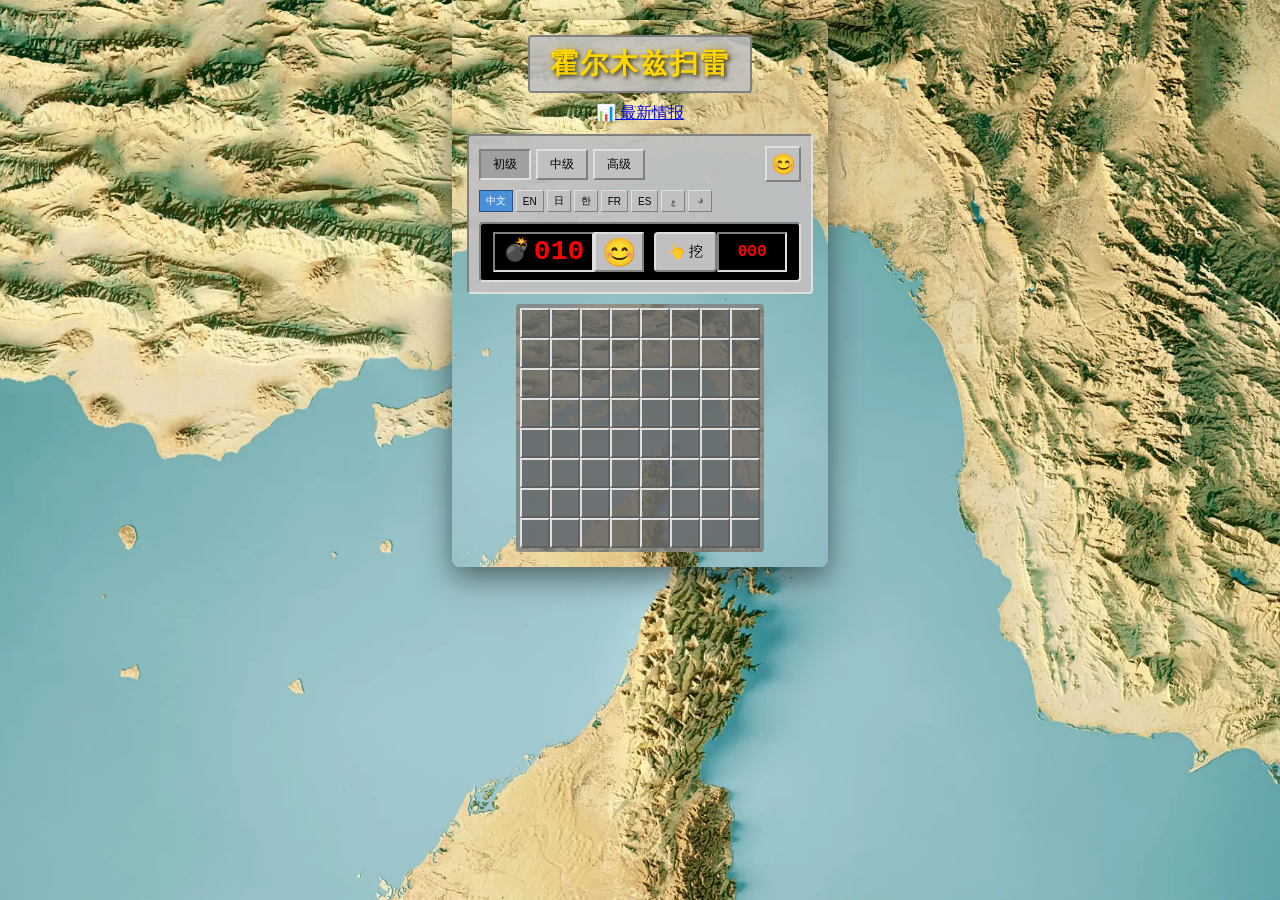
<file: index.html>
<!DOCTYPE html>
<html lang="zh-CN">
<head>
    <meta charset="UTF-8">
    <meta name="viewport" content="width=device-width, initial-scale=1.0, maximum-scale=1.0, user-scalable=no">
    <title>霍尔木兹海峡扫雷 - 美以伊战争地缘政治小游戏 | hormuzmien.com</title>
    <meta name="description" content="体验hormuzmien.com的霍尔木兹海峡扫雷游戏，在紧张的美以伊冲突局势中，通过经典扫雷玩法模拟霍尔木兹海峡封锁与石油安全博弈。针对当前地缘政治热点设计的战略小游戏。">
    <meta name="keywords" content="霍尔木兹海峡扫雷, 美以伊战争游戏, 伊朗局势小游戏, 地缘政治游戏, 霍尔木兹封锁, 哈尔克岛扫雷, 石油安全, 扫雷游戏">
    <meta name="author" content="HormuzMien">
    <meta name="robots" content="index, follow">
    <meta name="language" content="Chinese">
    <meta name="revisit-after" content="7 days">
    <meta name="theme-color" content="#c0c0c0">
    <link rel="canonical" href="https://hormuzmien.com/">
    <link rel="icon" type="image/svg+xml" href="data:image/svg+xml,<svg xmlns='http://www.w3.org/2000/svg' viewBox='0 0 100 100'><text y='.9em' font-size='90'>💣</text></svg>">
    
    <meta property="og:title" content="霍尔木兹海峡扫雷 - 美以伊战争地缘政治小游戏">
    <meta property="og:description" content="在紧张的美以伊冲突局势中，通过经典扫雷玩法模拟霍尔木兹海峡封锁与石油安全博弈。">
    <meta property="og:type" content="website">
    <meta property="og:url" content="https://hormuzmien.com/">
    <meta property="og:image" content="https://hormuzmien.com/hormuz_mine_map.jpg">
    <meta property="og:locale" content="zh_CN">
    <meta property="og:site_name" content="HormuzMien">
    
    <meta name="twitter:card" content="summary_large_image">
    <meta name="twitter:title" content="霍尔木兹海峡扫雷">
    <meta name="twitter:description" content="经典扫雷玩法结合美以伊地缘政治冲突的战略小游戏">
    <meta name="twitter:image" content="https://hormuzmien.com/hormuz_mine_map.jpg">
    
    <script type="application/ld+json">
    {
        "@context": "https://schema.org",
        "@type": "Game",
        "name": "HormuzMien - 霍尔木兹海峡扫雷",
        "alternateName": ["Hormuz Minesweeper", "HormuzMine"],
        "description": "一款基于经典扫雷玩法，模拟2026年美以伊在霍尔木兹海峡冲突的战略小游戏。玩家通过扫雷规则体验伊朗导弹威胁与美军航母战斗群的地缘政治博弈。",
        "url": "https://hormuzmien.com/",
        "image": "https://hormuzmien.com/hormuz_mine_map.jpg",
        "genre": ["战略游戏", "教育游戏", "地缘政治模拟"],
        "gamePlatform": "Web Browser",
        "applicationCategory": "Game",
        "operatingSystem": "Any",
        "inLanguage": ["zh-CN", "en-US", "ja", "ko", "fr", "es", "ar", "fa"],
        "author": {
            "@type": "Organization",
            "name": "HormuzMien",
            "url": "https://hormuzmien.com/"
        },
        "dateModified": "2026-03-19",
        "offers": {
            "@type": "Offer",
            "price": "0",
            "priceCurrency": "USD",
            "availability": "https://schema.org/InStock"
        },
        "screenshot": "https://hormuzmien.com/hormuz_mine_map.jpg",
        "trailer": {
            "@type": "VideoObject",
            "name": "游戏失败动画",
            "description": "显示玩家踩雷后的失败动画场景",
            "contentUrl": "https://hormuzmien.com/fail.mp4"
        }
    }
    </script>
    
    <script type="application/ld+json">
    {
        "@context": "https://schema.org",
        "@type": "FAQPage",
        "mainEntity": [{
            "@type": "Question",
            "name": "霍尔木兹海峡扫雷是什么游戏？",
            "acceptedAnswer": {
                "@type": "Answer",
                "text": "霍尔木兹海峡扫雷（HormuzMien）是一款将经典扫雷玩法与地缘政治模拟相结合的网页游戏。游戏将传统的'地雷'替换为'伊朗导弹'或'美军航母'，玩家需要通过扫雷逻辑来模拟霍尔木兹海峡的航道清理与石油运输安全。"
            }
        }, {
            "@type": "Question",
            "name": "游戏中的'扫雷'如何对应现实地缘政治？",
            "acceptedAnswer": {
                "@type": "Answer",
                "text": "在游戏中，每个格子代表霍尔木兹海峡的一段水域。标记为地雷的格子代表伊朗导弹阵地或水雷，玩家需要安全导航油轮通过。数字提示代表周边威胁等级。成功通关意味着成功维护石油运输通道安全。"
            }
        }, {
            "@type": "Question",
            "name": "霍尔木兹海峡的战略意义是什么？",
            "acceptedAnswer": {
                "@type": "Answer",
                "text": "霍尔木兹海峡是全球最重要的石油运输通道，约占全球石油海运量的20-30%。伊朗的哈尔克岛承担该国90%的石油出口。任何封锁或军事冲突都将严重影响全球能源市场。"
            }
        }, {
            "@type": "Question",
            "name": "游戏支持哪些语言？",
            "acceptedAnswer": {
                "@type": "Answer",
                "text": "游戏支持8种语言：中文、英文、日语、韩语、法语、西班牙语、阿拉伯语和波斯语，覆盖了中东地区主要语言以及主要游戏市场语言。"
            }
        }]
    }
    </script>
    <style>
* {
    margin: 0;
    padding: 0;
    box-sizing: border-box;
    -webkit-tap-highlight-color: transparent;
    touch-action: manipulation;
}

body {
    min-height: 100vh;
    display: flex;
    justify-content: center;
    align-items: flex-start;
    background-image: url('./hormuz_mine_map.jpg');
    background-size: cover;
    background-position: center;
    background-attachment: fixed;
    font-family: 'Segoe UI', Tahoma, Geneva, Verdana, sans-serif;
    padding: 20px;
    overflow-x: auto;
}

.game-wrapper {
    display: flex;
    flex-direction: column;
    align-items: center;
    width: min-content;
}

.game-title {
    font-size: 28px;
    font-weight: bold;
    color: #FFD700;
    text-align: center;
    text-shadow: 2px 2px 4px rgba(0, 0, 0, 0.8), 0 0 10px rgba(255, 215, 0, 0.5);
    letter-spacing: 2px;
    margin-bottom: 10px;
    padding: 8px 20px;
    background: rgba(192, 192, 192, 0.9);
    border-radius: 4px;
    border: 2px solid #808080;
    word-wrap: break-word;
}

.game-container {
    background-image: url('./hormuz_mine_map.jpg');
    background-size: cover;
    background-position: center;
    padding: 15px;
    border-radius: 8px;
    box-shadow: 0 10px 30px rgba(0, 0, 0, 0.5);
    overflow: visible;
    min-width: min-content;
    background-color: rgba(192, 192, 192, 0.95);
    display: flex;
    flex-direction: column;
    align-items: center;
}

.nav-bar {
    display: flex;
    gap: 10px;
    margin-bottom: 10px;
    flex-wrap: wrap;
    justify-content: center;
}



.game-header {
    background: rgba(192, 192, 192, 0.95);
    padding: 10px;
    margin-bottom: 10px;
    border-radius: 4px;
    border: 2px solid #808080;
    border-bottom-color: #dfdfdf;
    border-right-color: #dfdfdf;
}

.header-panel {
    display: flex;
    flex-direction: column;
    gap: 8px;
    margin-bottom: 10px;
}

.top-row {
    display: flex;
    justify-content: space-between;
    align-items: center;
}

.difficulty-selector {
    display: flex;
    gap: 5px;
}

.diff-btn {
    padding: 5px 12px;
    background: #c0c0c0;
    border: 2px solid;
    border-color: #dfdfdf #808080 #808080 #dfdfdf;
    cursor: pointer;
    font-size: 12px;
    transition: all 0.1s;
}

.diff-btn:hover {
    background: #d0d0d0;
}

.diff-btn.active {
    background: #a0a0a0;
    border-color: #808080 #dfdfdf #dfdfdf #808080;
}

.lang-selector {
    display: flex;
    gap: 3px;
    flex-wrap: wrap;
}

.lang-btn {
    padding: 3px 6px;
    background: #c0c0c0;
    border: 1px solid;
    border-color: #dfdfdf #808080 #808080 #dfdfdf;
    cursor: pointer;
    font-size: 10px;
    min-width: 24px;
    transition: all 0.1s;
}

.lang-btn:hover {
    background: #d0d0d0;
}

.lang-btn.active {
    background: #4a90d9;
    color: white;
    border-color: #2a5080;
}

.face-btn {
    width: 36px;
    height: 36px;
    display: flex;
    justify-content: center;
    align-items: center;
    font-size: 20px;
    cursor: pointer;
    background: #c0c0c0;
    border: 2px solid;
    border-color: #dfdfdf #808080 #808080 #dfdfdf;
    transition: all 0.1s;
}

.face-btn:active {
    border-color: #808080 #dfdfdf #dfdfdf #808080;
}

.big-face {
    width: 50px;
    height: 40px;
    font-size: 28px;
}

.game-info {
    display: flex;
    justify-content: space-between;
    align-items: center;
    background: #000;
    padding: 8px 12px;
    border-radius: 4px;
    border: 2px solid #808080;
    border-bottom-color: #dfdfdf;
    border-right-color: #dfdfdf;
}

.mode-toggle {
    padding: 0 12px;
    background: #c0c0c0;
    border: 2px solid;
    border-color: #dfdfdf #808080 #808080 #dfdfdf;
    cursor: pointer;
    font-size: 14px;
    border-radius: 4px;
    margin-left: 10px;
    height: 40px;
    display: flex;
    align-items: center;
    justify-content: center;
    box-sizing: border-box;
    white-space: nowrap;
}

.mode-toggle:active {
    border-color: #808080 #dfdfdf #dfdfdf #808080;
}

@media (max-width: 500px) {
    .game-title {
        font-size: 20px;
        padding: 6px 15px;
    }
    
    .nav-bar {
        margin-bottom: 8px;
    }
    
    .nav-link {
        padding: 6px 12px;
        font-size: 12px;
    }
    
    .cell {
        width: 28px;
        height: 28px;
        font-size: 14px;
    }
    
    .cell.revealed.number {
        width: 24px;
        height: 24px;
        margin: 2px;
    }
    
    .cell.revealed.mine::after {
        font-size: 14px;
    }
    
    .cell.flagged::after {
        font-size: 12px;
    }

    .game-board {
        grid-template-columns: repeat(var(--cols, 8), 28px);
        grid-template-rows: repeat(var(--rows, 8), 28px);
    }
    
    .counter {
        font-size: 20px;
        padding: 0 5px;
        min-width: 55px;
        height: 32px;
        gap: 2px;
    }
    
    .counter-icon {
        font-size: 16px;
    }
    
    .counter-value {
        font-size: 20px;
    }
    
    .face-btn {
        width: 30px;
        height: 32px;
        font-size: 16px;
    }
    
    .big-face {
        width: 36px;
        height: 32px;
        font-size: 20px;
    }
    
    .mode-toggle {
        padding: 0 8px;
        font-size: 12px;
        height: 32px;
        margin-left: 6px;
    }
}

.counter {
    font-family: 'Courier New', monospace;
    font-weight: bold;
    color: #ff0000;
    background: #000;
    padding: 0 8px;
    min-width: 70px;
    text-align: center;
    height: 40px;
    display: flex;
    align-items: center;
    justify-content: center;
    border: 2px solid #808080;
    border-bottom-color: #dfdfdf;
    border-right-color: #dfdfdf;
    box-sizing: border-box;
    gap: 4px;
}

.counter-icon {
    font-size: 22px;
    line-height: 1;
}

.counter-value {
    font-size: 28px;
    line-height: 1;
}

.game-board {
    display: grid;
    background-image: url('./hormuz_mine_map.jpg');
    background-size: cover;
    background-position: center;
    border: 4px solid rgba(128, 128, 128, 0.8);
    border-radius: 4px;
    position: relative;
    overflow: auto;
    max-width: 100%;
    -webkit-overflow-scrolling: touch;
}

.cell {
    width: 30px;
    height: 30px;
    display: flex;
    justify-content: center;
    align-items: center;
    font-weight: bold;
    font-size: 18px;
    cursor: pointer;
    position: relative;
    background: rgba(100, 100, 100, 0.85);
    border: 2px solid;
    border-color: #dfdfdf #606060 #606060 #dfdfdf;
    transition: all 0.05s;
}

.cell:hover {
    background: rgba(120, 120, 120, 0.9);
}

.cell:active:not(.revealed):not(.flagged) {
    border-color: #808080 #dfdfdf #dfdfdf #808080;
}

.cell.revealed {
    background: transparent;
    border: 1px solid rgba(0, 0, 0, 0.2);
    cursor: default;
}

.cell.revealed.mine {
    background: rgba(255, 0, 0, 0.8) !important;
}

.cell.revealed.mine::after {
    content: '💣';
    font-size: 18px;
}

.cell.revealed.number {
    background: rgba(255, 255, 255, 0.85);
    border-radius: 50%;
    width: 26px;
    height: 26px;
    margin: 2px;
    border: 1px solid rgba(0, 0, 0, 0.3);
    box-shadow: 0 2px 4px rgba(0, 0, 0, 0.3);
}

.cell.flagged::after {
    content: '🚩';
    font-size: 16px;
}

.cell[data-num="1"] { color: #0000ff; }
.cell[data-num="2"] { color: #008000; }
.cell[data-num="3"] { color: #ff0000; }
.cell[data-num="4"] { color: #000080; }
.cell[data-num="5"] { color: #8b4513; }
.cell[data-num="6"] { color: #008080; }
.cell[data-num="7"] { color: #000000; }
.cell[data-num="8"] { color: #808080; }

.modal {
    display: none;
    position: fixed;
    top: 0;
    left: 0;
    width: 100%;
    height: 100%;
    background: rgba(0, 0, 0, 0.8);
    justify-content: center;
    align-items: center;
    z-index: 1000;
}

.modal.show {
    display: flex;
}

.modal-content {
    background: linear-gradient(145deg, #c0c0c0, #a0a0a0);
    padding: 30px;
    border-radius: 15px;
    text-align: center;
    box-shadow: 0 0 50px rgba(0, 0, 0, 0.8);
    max-width: 90%;
    max-height: 90%;
}

.animation-container {
    width: 90vw;
    max-width: 600px;
    height: auto;
    aspect-ratio: 16 / 9;
    margin: 20px auto;
    display: flex;
    justify-content: center;
    align-items: center;
    overflow: hidden;
    border-radius: 10px;
    background: #000;
}

.fail-video {
    position: relative;
    width: 100%;
    height: 100%;
    display: flex;
    justify-content: center;
    align-items: center;
    background: #000;
}

.fail-video video {
    width: 100%;
    height: 100%;
    object-fit: contain;
}

.fail-video .subtitle {
    position: absolute;
    bottom: 10%;
    width: 100%;
    text-align: center;
    font-size: clamp(18px, 4vw, 32px);
    font-weight: bold;
    color: #ffff00;
    text-shadow: 3px 3px 6px #000, -1px -1px 0 #000, 1px -1px 0 #000, -1px 1px 0 #000, 1px 1px 0 #000;
    animation: subtitleAppear 0.5s ease-out;
}

.close-btn {
    padding: 12px 40px;
    font-size: 18px;
    background: #c0c0c0;
    border: 3px solid;
    border-color: #dfdfdf #808080 #808080 #dfdfdf;
    cursor: pointer;
    border-radius: 8px;
    margin-top: 20px;
}

.close-btn:hover {
    background: #d0d0d0;
}

.close-btn:active {
    border-color: #808080 #dfdfdf #dfdfdf #808080;
}

.fail-animation {
    position: relative;
    width: 200px;
    height: 200px;
}

.fail-animation .explosion {
    position: absolute;
    width: 100%;
    height: 100%;
    background: radial-gradient(circle, #ff6600 0%, #ff0000 30%, #000 70%);
    border-radius: 50%;
    animation: explode 0.5s ease-out forwards;
}

.fail-animation .trump {
    position: absolute;
    width: 80px;
    height: 100px;
    top: 50%;
    left: 50%;
    transform: translate(-50%, -50%);
    background: #ffb6c1;
    border-radius: 10px;
    animation: shake 0.5s ease-in-out forwards;
}

.fail-animation .trump::before {
    content: '👨';
    font-size: 60px;
    position: absolute;
    top: 50%;
    left: 50%;
    transform: translate(-50%, -50%);
}

.fail-animation .trump::after {
    content: '';
    position: absolute;
    width: 120px;
    height: 120px;
    top: -10px;
    left: -20px;
    background: radial-gradient(ellipse, rgba(255,255,255,0.8) 0%, transparent 70%);
    animation: flash 0.3s ease-out forwards;
}

.fail-animation .fail-text {
    position: absolute;
    bottom: 20px;
    width: 100%;
    text-align: center;
    font-size: 24px;
    font-weight: bold;
    color: #ff0000;
    text-shadow: 2px 2px 4px #000;
    animation: textPulse 1s ease-in-out infinite;
}

@media (max-width: 600px) {
    .animation-container {
        width: 95vw;
        aspect-ratio: 16 / 9;
    }
}

@keyframes explode {
    0% { transform: scale(0); opacity: 1; }
    50% { transform: scale(1.5); opacity: 1; }
    100% { transform: scale(2); opacity: 0; }
}

@keyframes shake {
    0%, 100% { transform: translate(-50%, -50%) rotate(0); }
    25% { transform: translate(-50%, -50%) rotate(-10deg); }
    75% { transform: translate(-50%, -50%) rotate(10deg); }
}

@keyframes flash {
    0% { opacity: 1; transform: scale(0.5); }
    100% { opacity: 0; transform: scale(2); }
}

.success-animation {
    position: relative;
    width: 100%;
    height: 100%;
    background: linear-gradient(180deg, #87CEEB 0%, #1E90FF 100%);
    overflow: hidden;
}

.success-animation .ship {
    position: absolute;
    width: 60px;
    height: 40px;
    bottom: 50px;
    left: -60px;
    animation: shipMove 4s linear forwards;
}

.success-animation .ship::before {
    content: '🚢';
    font-size: 40px;
}

.success-animation .waves {
    position: absolute;
    bottom: 0;
    width: 200%;
    height: 60px;
    background: repeating-linear-gradient(
        90deg,
        #1E90FF 0px,
        #1E90FF 20px,
        #4169E1 20px,
        #4169E1 40px
    );
    animation: waveMove 2s linear infinite;
}

.success-animation .text {
    position: absolute;
    top: 30%;
    width: 100%;
    text-align: center;
    font-size: 32px;
    font-weight: bold;
    color: #FFD700;
    text-shadow: 2px 2px 4px #000;
    animation: textPulse 1s ease-in-out infinite;
}

@keyframes shipMove {
    0% { left: -60px; }
    100% { left: 100%; }
}

@keyframes waveMove {
    0% { transform: translateX(0); }
    100% { transform: translateX(-50%); }
}

@keyframes textPulse {
    0%, 100% { transform: scale(1); }
    50% { transform: scale(1.1); }
}

@keyframes textGlow {
    0%, 100% { text-shadow: 2px 2px 4px #000; }
    50% { text-shadow: 0 0 20px #FFD700, 0 0 40px #FFD700; }
}

.text-glow {
    animation: textPulse 1s ease-in-out infinite, textGlow 0.5s ease-in-out infinite;
}
    </style>
</head>
<body>
    <main class="game-wrapper">
        <div class="game-container">
            <h1 class="game-title" data-i18="title">霍尔木兹扫雷</h1>
            <p class="game-description" style="display:none;">霍尔木兹海峡扫雷是一款将经典扫雷玩法与地缘政治模拟相结合的网页游戏。玩家在模拟霍尔木兹海峡的水域中导航，通过扫雷逻辑体验伊朗导弹威胁与石油运输安全的战略博弈。游戏支持8种语言，适合对地缘政治和国际局势感兴趣的用户。</p>
            <nav class="nav-bar">
                <a href="news.html" class="nav-link" data-i18="newsLink">📊 最新情报</a>

            </nav>
            <header class="game-header">
                <div class="header-panel">
                    <div class="top-row">
                        <div class="difficulty-selector">
                            <button class="diff-btn active" data-level="beginner" data-i18="beginner">初级</button>
                            <button class="diff-btn" data-level="intermediate" data-i18="intermediate">中级</button>
                            <button class="diff-btn" data-level="expert" data-i18="expert">高级</button>
                        </div>
                        <div class="face-btn" id="faceBtn">😊</div>
                    </div>
                    <div class="lang-selector">
                        <button class="lang-btn" data-lang="zh">中文</button>
                        <button class="lang-btn" data-lang="en">EN</button>
                        <button class="lang-btn" data-lang="ja">日</button>
                        <button class="lang-btn" data-lang="ko">한</button>
                        <button class="lang-btn" data-lang="fr">FR</button>
                        <button class="lang-btn" data-lang="es">ES</button>
                        <button class="lang-btn" data-lang="ar">ع</button>
                        <button class="lang-btn" data-lang="fa">ف</button>
                    </div>
                </div>
                <div class="game-info">
                    <div class="counter mine-counter" id="mineCounter"><span class="counter-icon">💣</span><span class="counter-value">010</span></div>
                    <div class="face-btn big-face" id="faceBtnTop">😊</div>
                    <button class="mode-toggle" id="modeToggle" data-i18="modeDig">👆 挖</button>
                    <div class="counter" id="timer">000</div>
                </div>
            </header>
            
            <div class="game-board" id="gameBoard">
            </div>
        </div>
    </main>

    <div class="modal" id="gameModal">
        <div class="modal-content" role="dialog" aria-labelledby="modalTitle">
            <h2 id="modalTitle" style="display:none;" data-i18="gameOver">游戏结束</h2>
            <div class="animation-container" id="animationContainer" aria-label="游戏结果动画">
            </div>
            <button class="close-btn" id="closeModal" data-i18="close" aria-label="关闭弹窗">关闭</button>
        </div>
    </div>
    <img src="./hormuz_mine_map.jpg" alt="霍尔木兹海峡战略地图" style="display:none;" loading="lazy">
    <script>
const translations = {
    zh: {
        title: '霍尔木兹扫雷',
        beginner: '初级',
        intermediate: '中级',
        expert: '高级',
        minesLeft: '剩余雷数',
        time: '时间',
        close: '关闭',
        failTitle: '💥 川普被炸',
        failSubtitle: '任务失败，川普被炸',
        successTitle: '🚢 任务胜利 油轮前进',
        gameOver: '游戏结束',
        gameWin: '胜利！',
        language: '语言',
        modeDig: '👆 挖',
        modeFlag: '🚩 旗',
        newsLink: '📊 最新情报',

    },
    en: {
        title: 'Hormuz Minesweeper',
        beginner: 'Beginner',
        intermediate: 'Intermediate',
        expert: 'Expert',
        minesLeft: 'Mines',
        time: 'Time',
        close: 'Close',
        failTitle: '💥 Trump Bombed',
        failSubtitle: 'Mission Failed, Trump Bombed',
        successTitle: '🚢 Mission Complete! Tanker Forward!',
        gameOver: 'Game Over',
        gameWin: 'You Win!',
        language: 'Language',
        modeDig: '👆 Dig',
        modeFlag: '🚩 Flag',
        newsLink: '📊 Latest Intel',

    },
    ja: {
        title: 'ホルムズマインスイーパー',
        beginner: '初級',
        intermediate: '中級',
        expert: '上級',
        minesLeft: '地雷',
        time: '時間',
        close: '閉じる',
        failTitle: '💥 トループ炸死',
        failSubtitle: '任務失敗、トループ炸死',
        successTitle: '🚢 任務完了！タンカー前進！',
        gameOver: 'ゲームオーバー',
        gameWin: '勝利！',
        language: '言語',
        modeDig: '👆 掘',
        modeFlag: '🚩 旗',
        newsLink: '📊 最新インテリジェンス',

    },
    ko: {
        title: '호르무즈 지뢰 찾기',
        beginner: '초급',
        intermediate: '중급',
        expert: '고급',
        minesLeft: '지뢰',
        time: '시간',
        close: '닫기',
        failTitle: '💥 트럼프 폭격',
        failSubtitle: '임무 실패, 트럼프 폭격',
        successTitle: '🚢 임무 완료! 유조선 전진!',
        gameOver: '게임 오버',
        gameWin: '승리!',
        language: '언어',
        modeDig: '👆 파',
        modeFlag: '🚩 깃발',
        newsLink: '📊 최신 정보',

    },
    fr: {
        title: 'Démineur de Hormuz',
        beginner: 'Débutant',
        intermediate: 'Intermédiaire',
        expert: 'Expert',
        minesLeft: 'Mines',
        time: 'Temps',
        close: 'Fermer',
        failTitle: '💥 Trump Bombardé',
        failSubtitle: 'Mission Ratée, Trump Bombardé',
        successTitle: '🚢 Mission Accomplie! Pétrolier en Avant!',
        gameOver: 'Perdu',
        gameWin: 'Gagné!',
        language: 'Langue',
        modeDig: '👆 Creuser',
        modeFlag: '🚩 Drapeau',
        newsLink: '📊 Dernières Infos',

    },
    es: {
        title: 'Buscaminas de Hormuz',
        beginner: 'Principiante',
        intermediate: 'Intermedio',
        expert: 'Experto',
        minesLeft: 'Minas',
        time: 'Tiempo',
        close: 'Cerrar',
        failTitle: '💥 Trump Bombardead',
        failSubtitle: 'Misión Fallida, Trump Bombardead',
        successTitle: '🚢 ¡Misión Completada! Petrolero Adelante!',
        gameOver: 'Fin del Juego',
        gameWin: '¡Ganaste!',
        language: 'Idioma',
        modeDig: '👆 Cavar',
        modeFlag: '🚩 Bandera',
        newsLink: '📊 Últimas Noticias',

    },
    ar: {
        title: 'لعبة الغوم في هرمز',
        beginner: 'مبتدئ',
        intermediate: 'متوسط',
        expert: 'خبير',
        minesLeft: 'الألغام',
        time: 'الوقت',
        close: 'إغلاق',
        failTitle: '💥 ترمب ينفجر',
        failSubtitle: 'فشلت المهمة، ترمب ينفجر',
        successTitle: '🚢 اكتملت المهمة! ناقلة إلى الأمام!',
        gameOver: 'انتهت اللعبة',
        gameWin: 'فزت!',
        language: 'اللغة',
        modeDig: '👆 حفر',
        modeFlag: '🚩 علم',
        newsLink: '📊 آخر المعلومات',

    },
    fa: {
        title: 'مین‌گذاری هرمز',
        beginner: 'مبتدی',
        intermediate: 'متوسط',
        expert: 'حرفه‌ای',
        minesLeft: 'مین‌ها',
        time: 'زمان',
        close: 'بستن',
        failTitle: '💥 ترامپ بمب‌گذاری شد',
        failSubtitle: 'ماموریت شکست خورد، ترامپ بمب‌گذاری شد',
        successTitle: '🚢 ماموریت انجام شد! نفتکش جلو!',
        gameOver: 'بازی تمام شد',
        gameWin: 'برنده شدید!',
        language: 'زبان',
        modeDig: '👆 کاوش',
        modeFlag: '🚩 پرچم',
        newsLink: '📊 آخرین اطلاعات',

    }
};

let currentLang = localStorage.getItem('lang') || 'zh';
let currentTouchMode = localStorage.getItem('touchMode') || 'dig';

function t(key) {
    return translations[currentLang]?.[key] || translations.zh[key] || key;
}

function setLanguage(lang) {
    if (translations[lang]) {
        currentLang = lang;
        localStorage.setItem('lang', lang);
        updateLanguageDisplay();
        updateUIText();
        updateModeToggleText();
    }
}

function updateModeToggleText() {
    const modeToggle = document.getElementById('modeToggle');
    if (modeToggle) {
        modeToggle.textContent = currentTouchMode === 'dig' ? t('modeDig') : t('modeFlag');
    }
}

function updateLanguageDisplay() {
    document.querySelectorAll('.lang-btn').forEach(btn => {
        btn.classList.toggle('active', btn.dataset.lang === currentLang);
    });
}

function updateUIText() {
    document.querySelectorAll('[data-i18]').forEach(el => {
        const key = el.dataset.i18;
        el.textContent = t(key);
    });
}

function initI18n() {
    updateUIText();
}

(function() {
    'use strict';

    const DIFFICULTIES = {
        beginner: { rows: 8, cols: 8, mines: 10 },
        intermediate: { rows: 16, cols: 16, mines: 40 },
        expert: { rows: 16, cols: 30, mines: 99 }
    };

    const game = {
        board: [],
        revealed: [],
        flagged: [],
        mines: [],
        rows: 8,
        cols: 8,
        minesCount: 10,
        flagsUsed: 0,
        gameOver: false,
        gameWon: false,
        timer: 0,
        timerInterval: null,
        firstClick: true,
        difficulty: 'beginner',
        touchMode: 'dig',
        touchTimer: null,
        touchStartCell: null,
        longPressDelay: 500,
        isDragging: false,
        dragStartX: 0,
        dragStartY: 0,
        scrollStartX: 0,
        scrollStartY: 0
    };

    const elements = {
        board: document.getElementById('gameBoard'),
        mineCounter: document.getElementById('mineCounter'),
        timer: document.getElementById('timer'),
        faceBtn: document.getElementById('faceBtn'),
        faceBtnTop: document.getElementById('faceBtnTop'),
        modeToggle: document.getElementById('modeToggle'),
        modal: document.getElementById('gameModal'),
        animationContainer: document.getElementById('animationContainer'),
        closeModal: document.getElementById('closeModal'),
        gameHeader: document.querySelector('.game-header')
    };

    function init() {
        initI18n();
        updateLanguageDisplay();
        setupEventListeners();
        game.touchMode = localStorage.getItem('touchMode') || 'dig';
        currentTouchMode = game.touchMode;
        updateModeToggleText();
        startGame('beginner');
    }

    function setupEventListeners() {
        elements.faceBtn.addEventListener('click', resetGame);
        elements.faceBtnTop.addEventListener('click', resetGame);
        elements.closeModal.addEventListener('click', closeModal);
        elements.modeToggle.addEventListener('click', toggleTouchMode);

        elements.gameHeader.addEventListener('click', (e) => {
            if (e.target.classList.contains('diff-btn')) {
                const level = e.target.dataset.level;
                document.querySelectorAll('.diff-btn').forEach(b => b.classList.remove('active'));
                e.target.classList.add('active');
                startGame(level);
            }
            if (e.target.classList.contains('lang-btn')) {
                setLanguage(e.target.dataset.lang);
            }
        });

        elements.board.addEventListener('mousedown', handleMouseDown);
        elements.board.addEventListener('mouseup', handleMouseUp);
        elements.board.addEventListener('contextmenu', e => e.preventDefault());

        elements.board.addEventListener('touchstart', handleTouchStart, { passive: false });
        elements.board.addEventListener('touchmove', handleTouchMove, { passive: false });
        elements.board.addEventListener('touchend', handleTouchEnd, { passive: false });
        elements.board.addEventListener('touchcancel', handleTouchCancel, { passive: false });
    }

    function toggleTouchMode() {
        game.touchMode = game.touchMode === 'dig' ? 'flag' : 'dig';
        currentTouchMode = game.touchMode;
        localStorage.setItem('touchMode', game.touchMode);
        elements.modeToggle.textContent = game.touchMode === 'dig' ? t('modeDig') : t('modeFlag');
    }

    function handleTouchStart(e) {
        if (game.gameOver) return;
        e.preventDefault();
        
        const touch = e.touches[0];
        game.dragStartX = touch.clientX;
        game.dragStartY = touch.clientY;
        game.scrollStartX = elements.board.scrollLeft;
        game.scrollStartY = elements.board.scrollTop;
        
        const cell = document.elementFromPoint(touch.clientX, touch.clientY);
        
        if (cell && cell.classList.contains('cell')) {
            game.touchStartCell = cell;
            setFace('😮');
            
            game.touchTimer = setTimeout(() => {
                if (game.touchStartCell && !game.gameOver) {
                    const row = parseInt(game.touchStartCell.dataset.row);
                    const col = parseInt(game.touchStartCell.dataset.col);
                    handleRightClick(row, col);
                    setFace('😊');
                    game.touchStartCell = null;
                }
            }, game.longPressDelay);
        }
    }

    function handleTouchMove(e) {
        e.preventDefault();
        
        const touch = e.touches[0];
        const deltaX = touch.clientX - game.dragStartX;
        const deltaY = touch.clientY - game.dragStartY;
        
        if (Math.abs(deltaX) > 5 || Math.abs(deltaY) > 5) {
            if (game.touchTimer && !game.isDragging) {
                clearTimeout(game.touchTimer);
                game.touchTimer = null;
            }
            game.isDragging = true;
            
            const maxScrollLeft = elements.board.scrollWidth - elements.board.clientWidth;
            let newScrollLeft = elements.board.scrollLeft - deltaX;
            newScrollLeft = Math.max(0, Math.min(newScrollLeft, maxScrollLeft));
            elements.board.scrollLeft = newScrollLeft;
            
            const maxScrollTop = elements.board.scrollHeight - elements.board.clientHeight;
            let newScrollTop = elements.board.scrollTop - deltaY;
            newScrollTop = Math.max(0, Math.min(newScrollTop, maxScrollTop));
            elements.board.scrollTop = newScrollTop;
            
            game.dragStartX = touch.clientX;
            game.dragStartY = touch.clientY;
        }
    }

    function handleTouchEnd(e) {
        if (game.gameOver) return;
        
        if (game.touchTimer) {
            clearTimeout(game.touchTimer);
            game.touchTimer = null;
        }
        
        setFace('😊');
        
        if (game.touchStartCell && !game.isDragging) {
            const row = parseInt(game.touchStartCell.dataset.row);
            const col = parseInt(game.touchStartCell.dataset.col);
            
            if (game.touchMode === 'dig') {
                handleClick(row, col);
            } else {
                handleRightClick(row, col);
            }
        }
        
        game.touchStartCell = null;
        game.isDragging = false;
    }

    function handleTouchCancel(e) {
        if (game.touchTimer) {
            clearTimeout(game.touchTimer);
            game.touchTimer = null;
        }
        game.touchStartCell = null;
        setFace('😊');
    }

    function handleMouseDown(e) {
        if (game.gameOver || !e.target.classList.contains('cell')) return;
        setFace('😮');
    }

    function handleMouseUp(e) {
        if (game.gameOver) return;
        setFace('😊');

        if (e.button === 0 && e.target.classList.contains('cell')) {
            const row = parseInt(e.target.dataset.row);
            const col = parseInt(e.target.dataset.col);
            handleClick(row, col);
        } else if (e.button === 2 && e.target.classList.contains('cell')) {
            const row = parseInt(e.target.dataset.row);
            const col = parseInt(e.target.dataset.col);
            handleRightClick(row, col);
        }
    }

    function startGame(difficulty) {
        game.difficulty = difficulty;
        const config = DIFFICULTIES[difficulty];
        game.rows = config.rows;
        game.cols = config.cols;
        game.minesCount = config.mines;

        game.board = [];
        game.revealed = [];
        game.flagged = [];
        game.mines = [];
        game.flagsUsed = 0;
        game.gameOver = false;
        game.gameWon = false;
        game.firstClick = true;
        game.timer = 0;

        stopTimer();
        updateMineCounter();
        updateTimer();
        setFace('😊');

        for (let r = 0; r < game.rows; r++) {
            game.board[r] = [];
            game.revealed[r] = [];
            game.flagged[r] = [];
            for (let c = 0; c < game.cols; c++) {
                game.board[r][c] = 0;
                game.revealed[r][c] = false;
                game.flagged[r][c] = false;
            }
        }

        renderBoard();
    }

    function resetGame() {
        startGame(game.difficulty);
    }

    function placeMines(excludeRow, excludeCol) {
        let placed = 0;
        while (placed < game.minesCount) {
            const r = Math.floor(Math.random() * game.rows);
            const c = Math.floor(Math.random() * game.cols);

            const isExcluded = Math.abs(r - excludeRow) <= 1 && Math.abs(c - excludeCol) <= 1;

            if (!game.mines.includes(`${r},${c}`) && !isExcluded) {
                game.mines.push(`${r},${c}`);
                game.board[r][c] = -1;
                placed++;
            }
        }

        for (let r = 0; r < game.rows; r++) {
            for (let c = 0; c < game.cols; c++) {
                if (game.board[r][c] !== -1) {
                    game.board[r][c] = countAdjacentMines(r, c);
                }
            }
        }
    }

    function countAdjacentMines(row, col) {
        let count = 0;
        for (let dr = -1; dr <= 1; dr++) {
            for (let dc = -1; dc <= 1; dc++) {
                if (dr === 0 && dc === 0) continue;
                const nr = row + dr;
                const nc = col + dc;
                if (nr >= 0 && nr < game.rows && nc >= 0 && nc < game.cols) {
                    if (game.board[nr][nc] === -1) count++;
                }
            }
        }
        return count;
    }

    function renderBoard() {
        elements.board.innerHTML = '';
        elements.board.style.gridTemplateColumns = `repeat(${game.cols}, 30px)`;
        elements.board.style.gridTemplateRows = `repeat(${game.rows}, 30px)`;
        elements.board.style.setProperty('--cols', game.cols);
        elements.board.style.setProperty('--rows', game.rows);

        for (let r = 0; r < game.rows; r++) {
            for (let c = 0; c < game.cols; c++) {
                const cell = document.createElement('div');
                cell.className = 'cell';
                cell.dataset.row = r;
                cell.dataset.col = c;
                elements.board.appendChild(cell);
            }
        }
    }

    function handleClick(row, col) {
        if (game.flagged[row][col] || game.revealed[row][col] || game.gameOver) return;

        if (game.firstClick) {
            placeMines(row, col);
            game.firstClick = false;
            startTimer();
        }

        if (game.board[row][col] === -1) {
            revealMine(row, col);
            gameOver(false);
        } else {
            revealCell(row, col);
            checkWin();
        }
    }

    function handleRightClick(row, col) {
        if (game.revealed[row][col] || game.gameOver) return;

        const cell = getCell(row, col);
        if (game.flagged[row][col]) {
            game.flagged[row][col] = false;
            cell.classList.remove('flagged');
            game.flagsUsed--;
        } else {
            game.flagged[row][col] = true;
            cell.classList.add('flagged');
            game.flagsUsed++;
        }
        updateMineCounter();
    }

    function revealCell(row, col) {
        if (row < 0 || row >= game.rows || col < 0 || col >= game.cols) return;
        if (game.revealed[row][col] || game.flagged[row][col]) return;

        game.revealed[row][col] = true;
        const cell = getCell(row, col);
        cell.classList.add('revealed');

        const value = game.board[row][col];
        if (value > 0) {
            cell.textContent = value;
            cell.dataset.num = value;
            cell.classList.add('number');
        } else if (value === 0) {
            for (let dr = -1; dr <= 1; dr++) {
                for (let dc = -1; dc <= 1; dc++) {
                    if (dr === 0 && dc === 0) continue;
                    revealCell(row + dr, col + dc);
                }
            }
        }
    }

    function revealMine(row, col) {
        for (const pos of game.mines) {
            const [r, c] = pos.split(',').map(Number);
            const cell = getCell(r, c);
            cell.classList.add('revealed', 'mine');
            if (r === row && c === col) {
                cell.style.background = 'radial-gradient(circle, red, darkred)';
            }
        }
    }

    function getCell(row, col) {
        return elements.board.querySelector(`[data-row="${row}"][data-col="${col}"]`);
    }

    function checkWin() {
        let revealedCount = 0;
        for (let r = 0; r < game.rows; r++) {
            for (let c = 0; c < game.cols; c++) {
                if (game.revealed[r][c]) revealedCount++;
            }
        }

        if (revealedCount === game.rows * game.cols - game.minesCount) {
            gameOver(true);
        }
    }

    function gameOver(won) {
        game.gameOver = true;
        game.gameWon = won;
        stopTimer();

        if (won) {
            setFace('😎');
            showModal('success');
        } else {
            setFace('😵');
            showModal('fail');
        }
    }

    function setFace(face) {
        elements.faceBtn.textContent = face;
        elements.faceBtnTop.textContent = face;
    }

    function startTimer() {
        stopTimer();
        game.timerInterval = setInterval(() => {
            game.timer++;
            if (game.timer > 999) game.timer = 999;
            updateTimer();
        }, 1000);
    }

    function stopTimer() {
        if (game.timerInterval) {
            clearInterval(game.timerInterval);
            game.timerInterval = null;
        }
    }

    function updateTimer() {
        elements.timer.textContent = String(game.timer).padStart(3, '0');
    }

    function updateMineCounter() {
        const remaining = game.minesCount - game.flagsUsed;
        const counterValue = elements.mineCounter.querySelector('.counter-value');
        if (counterValue) {
            counterValue.textContent = String(remaining).padStart(3, '0');
        }
    }

    function showModal(type) {
        elements.animationContainer.innerHTML = '';

        if (type === 'fail') {
            const failVideoDiv = document.createElement('div');
            failVideoDiv.className = 'fail-video';
            failVideoDiv.innerHTML = `
                <video id="failVideo" src="./fail.mp4" autoplay loop></video>
                <div class="subtitle">${t('failSubtitle')}</div>
            `;
            elements.animationContainer.appendChild(failVideoDiv);
        } else {
            playVictorySound();
            const successVideoDiv = document.createElement('div');
            successVideoDiv.className = 'fail-video';
            successVideoDiv.innerHTML = `
                <video id="successVideo" src="./success.mp4" autoplay loop></video>
                <div class="subtitle">${t('successTitle')}</div>
            `;
            elements.animationContainer.appendChild(successVideoDiv);
        }

        elements.modal.classList.add('show');
    }
    
    let victoryInterval = null;
    let victoryAudioCtx = null;
    
    function playVictorySound() {
        if (victoryAudioCtx) {
            victoryAudioCtx.close();
        }
        victoryAudioCtx = new (window.AudioContext || window.webkitAudioContext)();
        
        const fanfare = [
            { note: 392.00, dur: 0.3 },   
            { note: 523.25, dur: 0.3 },   
            { note: 659.25, dur: 0.3 },   
            { note: 783.99, dur: 0.3 },   
            { note: 1046.50, dur: 0.6 },  
            { note: 783.99, dur: 0.15 },  
            { note: 1046.50, dur: 0.6 },  
            { note: 783.99, dur: 0.15 },  
            { note: 1046.50, dur: 0.6 },  
            { note: 1174.66, dur: 0.9 },  
        ];
        
        let startTime = victoryAudioCtx.currentTime + 0.1;
        let totalDuration = 0;
        
        fanfare.forEach(({ note, dur }) => {
            const osc = victoryAudioCtx.createOscillator();
            const gain = victoryAudioCtx.createGain();
            
            osc.type = 'sawtooth';
            osc.frequency.setValueAtTime(note, startTime);
            osc.frequency.setValueAtTime(note * 1.02, startTime + 0.05);
            osc.frequency.setValueAtTime(note, startTime + 0.1);
            
            gain.gain.setValueAtTime(0, startTime);
            gain.gain.linearRampToValueAtTime(0.18, startTime + 0.05);
            gain.gain.setValueAtTime(0.18, startTime + dur - 0.1);
            gain.gain.linearRampToValueAtTime(0, startTime + dur);
            
            osc.connect(gain);
            gain.connect(victoryAudioCtx.destination);
            
            osc.start(startTime);
            osc.stop(startTime + dur);
            
            startTime += dur;
            totalDuration += dur;
        });
        
        const bassOsc = victoryAudioCtx.createOscillator();
        const bassGain = victoryAudioCtx.createGain();
        bassOsc.type = 'sine';
        bassOsc.frequency.setValueAtTime(65.41, victoryAudioCtx.currentTime);
        bassGain.gain.setValueAtTime(0.15, victoryAudioCtx.currentTime);
        bassOsc.connect(bassGain);
        bassGain.connect(victoryAudioCtx.destination);
        bassOsc.start(victoryAudioCtx.currentTime + 0.1);
        bassOsc.stop(victoryAudioCtx.currentTime + totalDuration);
        
        victoryInterval = setInterval(() => {
            if (!elements.modal.classList.contains('show')) {
                clearInterval(victoryInterval);
                victoryInterval = null;
                return;
            }
            
            const loopStart = victoryAudioCtx.currentTime + 0.05;
            let loopTime = loopStart;
            
            fanfare.forEach(({ note, dur }) => {
                const osc = victoryAudioCtx.createOscillator();
                const gain = victoryAudioCtx.createGain();
                
                osc.type = 'sawtooth';
                osc.frequency.setValueAtTime(note, loopTime);
                osc.frequency.setValueAtTime(note * 1.02, loopTime + 0.05);
                osc.frequency.setValueAtTime(note, loopTime + 0.1);
                
                gain.gain.setValueAtTime(0, loopTime);
                gain.gain.linearRampToValueAtTime(0.18, loopTime + 0.05);
                gain.gain.setValueAtTime(0.18, loopTime + dur - 0.1);
                gain.gain.linearRampToValueAtTime(0, loopTime + dur);
                
                osc.connect(gain);
                gain.connect(victoryAudioCtx.destination);
                
                osc.start(loopTime);
                osc.stop(loopTime + dur);
                
                loopTime += dur;
            });
            
            const loopBass = victoryAudioCtx.createOscillator();
            const loopBassGain = victoryAudioCtx.createGain();
            loopBass.type = 'sine';
            loopBass.frequency.setValueAtTime(65.41, loopStart);
            loopBassGain.gain.setValueAtTime(0.12, loopStart);
            loopBass.connect(loopBassGain);
            loopBassGain.connect(victoryAudioCtx.destination);
            loopBass.start(loopStart);
            loopBass.stop(loopStart + totalDuration);
        }, totalDuration * 1000);
    }
    
    function stopVictorySound() {
        if (victoryInterval) {
            clearInterval(victoryInterval);
            victoryInterval = null;
        }
        if (victoryAudioCtx) {
            victoryAudioCtx.close();
            victoryAudioCtx = null;
        }
    }

    function closeModal() {
        const video = document.getElementById('failVideo');
        if (video) {
            video.pause();
            video.currentTime = 0;
        }
        stopVictorySound();
        elements.animationContainer.innerHTML = '';
        elements.modal.classList.remove('show');
        resetGame();
    }

    document.addEventListener('DOMContentLoaded', init);
})();
    </script>
</body>
</html>
</file>
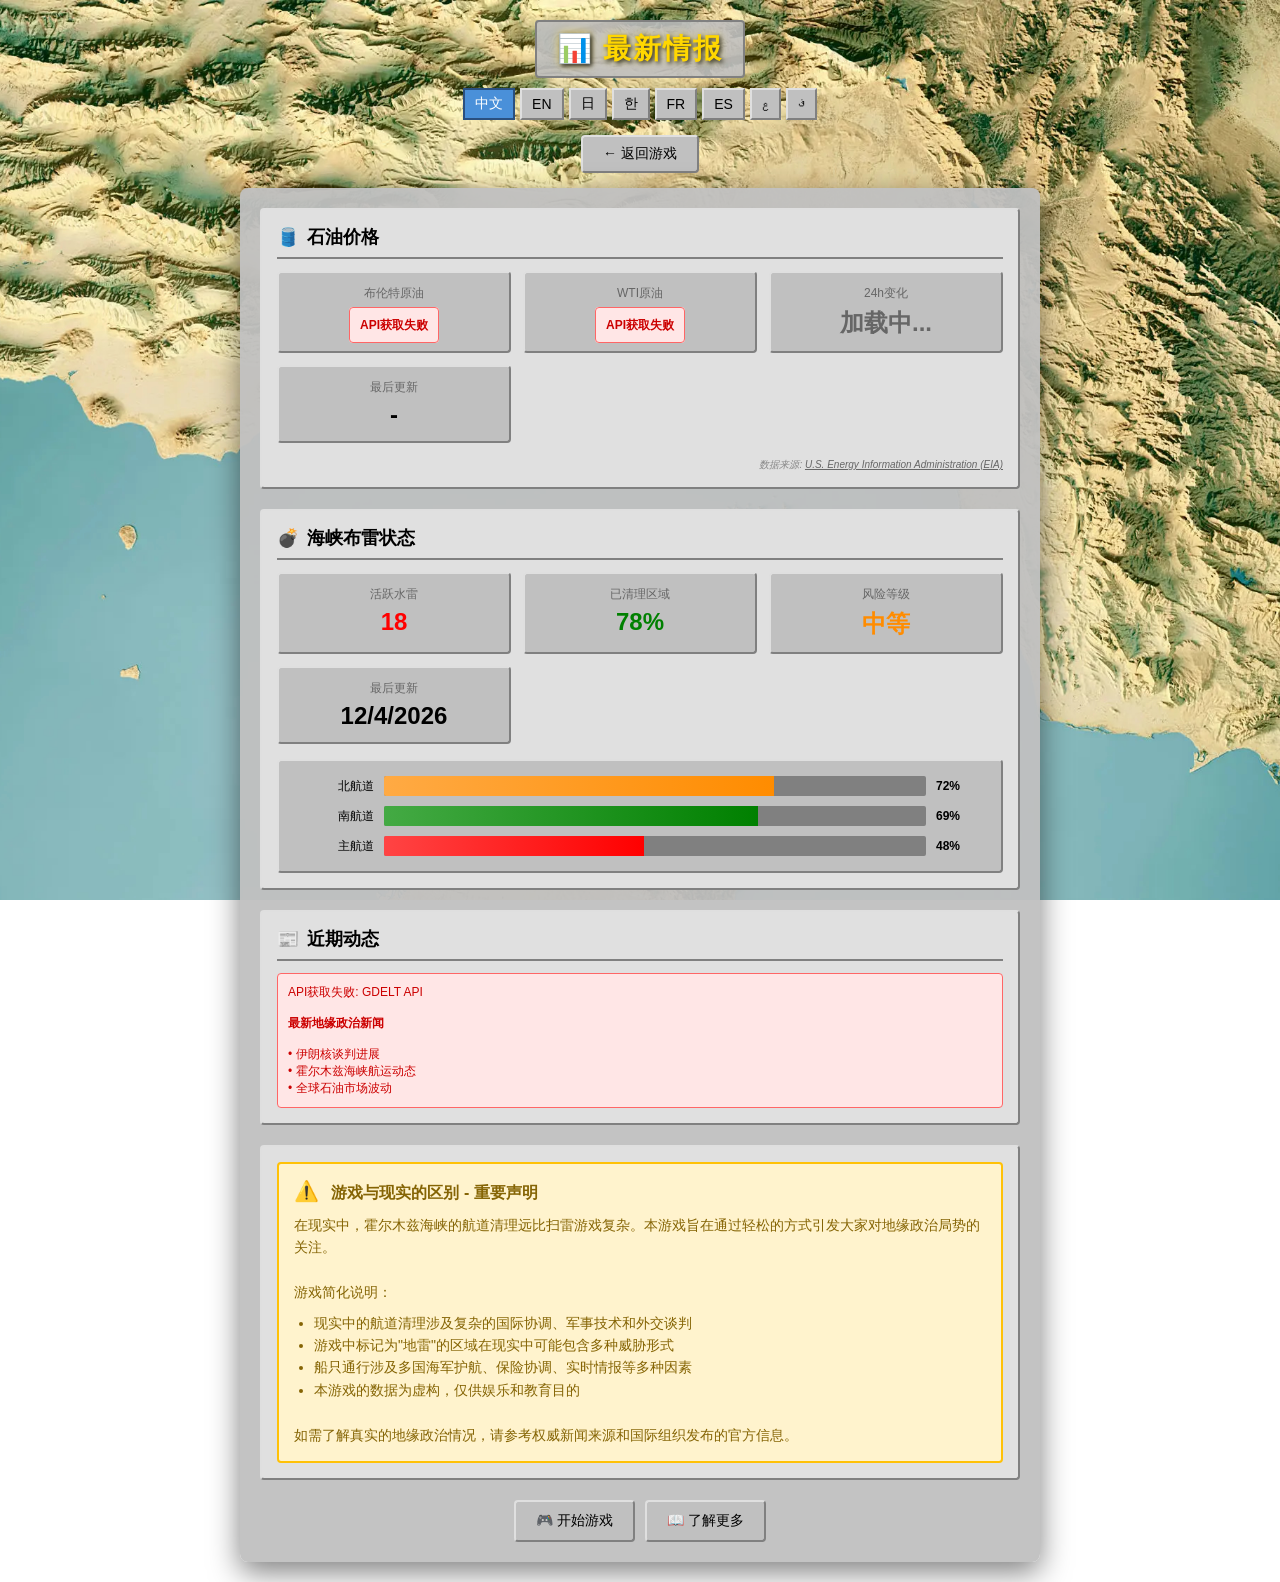
<file: news.html>
<!DOCTYPE html>
<html lang="zh-CN">
<head>
    <meta charset="UTF-8">
    <meta name="viewport" content="width=device-width, initial-scale=1.0, maximum-scale=1.0, user-scalable=no">
    <title>最新情报 - 霍尔木兹海峡扫雷 | hormuzmien.com</title>
    <meta name="description" content="hormuzmien.com最新情报频道，跟踪霍尔木兹海峡布雷情况与船只通行状态，实时更新海峡安全局势。同时澄清游戏设定与现实情况的区别。">
    <meta name="keywords" content="霍尔木兹海峡布雷情况, 霍尔木兹船只通行, 霍尔木兹海峡情报, 伊朗封锁最新动态, 石油运输通道安全">
    <meta name="author" content="HormuzMien">
    <meta name="robots" content="index, follow">
    <meta name="language" content="Chinese">
    <meta name="revisit-after" content="1 days">
    <meta name="theme-color" content="#c0c0c0">
    <link rel="canonical" href="https://hormuzmien.com/news.html">
    <link rel="icon" type="image/svg+xml" href="data:image/svg+xml,<svg xmlns='http://www.w3.org/2000/svg' viewBox='0 0 100 100'><text y='.9em' font-size='90'>📊</text></svg>">
    
    <meta property="og:title" content="最新情报 - 霍尔木兹海峡扫雷">
    <meta property="og:description" content="跟踪霍尔木兹海峡布雷情况与船只通行状态，实时更新海峡安全局势">
    <meta property="og:type" content="website">
    <meta property="og:url" content="https://hormuzmien.com/news.html">
    <meta property="og:locale" content="zh_CN">
    <meta property="og:site_name" content="HormuzMien">
    
    <style>
 * {
    margin: 0;
    padding: 0;
    box-sizing: border-box;
    -webkit-tap-highlight-color: transparent;
    touch-action: manipulation;
}

body {
    min-height: 100vh;
    display: flex;
    justify-content: center;
    align-items: flex-start;
    background-image: url('./hormuz_mine_map.jpg');
    background-size: cover;
    background-position: center;
    background-attachment: fixed;
    font-family: 'Segoe UI', Tahoma, Geneva, Verdana, sans-serif;
    padding: 20px;
    overflow-x: auto;
}

.main-wrapper {
    display: flex;
    flex-direction: column;
    align-items: center;
    width: 100%;
    max-width: 800px;
}

.page-title {
    font-size: 28px;
    font-weight: bold;
    color: #FFD700;
    text-align: center;
    text-shadow: 2px 2px 4px rgba(0, 0, 0, 0.8), 0 0 10px rgba(255, 215, 0, 0.5);
    letter-spacing: 2px;
    margin-bottom: 10px;
    padding: 8px 20px;
    background: rgba(192, 192, 192, 0.9);
    border-radius: 4px;
    border: 2px solid #808080;
    word-wrap: break-word;
}

.lang-selector {
    display: flex;
    gap: 5px;
    flex-wrap: wrap;
    margin-bottom: 15px;
    justify-content: center;
}

.lang-btn {
    padding: 5px 10px;
    background: #c0c0c0;
    border: 2px solid;
    border-color: #dfdfdf #808080 #808080 #dfdfdf;
    cursor: pointer;
    font-size: 14px;
    transition: all 0.1s;
}

.lang-btn:hover {
    background: #d0d0d0;
}

.lang-btn.active {
    background: #4a90d9;
    color: white;
    border-color: #2a5080;
}

.back-link {
    padding: 8px 20px;
    background: #c0c0c0;
    border: 2px solid;
    border-color: #dfdfdf #808080 #808080 #dfdfdf;
    cursor: pointer;
    font-size: 14px;
    text-decoration: none;
    color: #000;
    border-radius: 4px;
    margin-bottom: 15px;
    transition: all 0.1s;
}

.back-link:hover {
    background: #d0d0d0;
}

.content-container {
    background: rgba(192, 192, 192, 0.95);
    padding: 20px;
    border-radius: 8px;
    box-shadow: 0 10px 30px rgba(0, 0, 0, 0.5);
    width: 100%;
}

.section {
    background: #e0e0e0;
    border: 2px solid;
    border-color: #dfdfdf #808080 #808080 #dfdfdf;
    border-radius: 4px;
    padding: 15px;
    margin-bottom: 20px;
}

.section:last-child {
    margin-bottom: 0;
}

.section-title {
    font-size: 18px;
    font-weight: bold;
    color: #000;
    margin-bottom: 12px;
    padding-bottom: 8px;
    border-bottom: 2px solid #808080;
    display: flex;
    align-items: center;
    gap: 8px;
}

.status-grid {
    display: grid;
    grid-template-columns: repeat(auto-fit, minmax(180px, 1fr));
    gap: 12px;
    margin-bottom: 15px;
}

.status-item {
    background: #c0c0c0;
    border: 2px solid;
    border-color: #dfdfdf #808080 #808080 #dfdfdf;
    border-radius: 4px;
    padding: 12px;
    text-align: center;
}

.status-label {
    font-size: 12px;
    color: #666;
    margin-bottom: 5px;
}

.status-value {
    font-size: 24px;
    font-weight: bold;
    color: #000;
}

.status-value.danger {
    color: #ff0000;
}

.status-value.warning {
    color: #ff8c00;
}

.status-value.safe {
    color: #008000;
}

.ship-table {
    width: 100%;
    border-collapse: collapse;
    margin-top: 10px;
}

.ship-table th,
.ship-table td {
    border: 1px solid #808080;
    padding: 8px;
    text-align: left;
    font-size: 14px;
}

.ship-table th {
    background: #a0a0a0;
    font-weight: bold;
}

.ship-table tr:nth-child(even) {
    background: #d0d0d0;
}

.ship-table tr:nth-child(odd) {
    background: #e8e8e8;
}

.disclaimer-box {
    background: #fff3cd;
    border: 2px solid #ffc107;
    border-radius: 4px;
    padding: 15px;
}

.disclaimer-box .icon {
    font-size: 20px;
    margin-right: 8px;
}

.disclaimer-box .title {
    font-weight: bold;
    font-size: 16px;
    margin-bottom: 10px;
    color: #856404;
}

.disclaimer-box .content {
    font-size: 14px;
    line-height: 1.6;
    color: #856404;
}

.timeline {
    position: relative;
    padding-left: 30px;
}

.timeline::before {
    content: '';
    position: absolute;
    left: 10px;
    top: 0;
    bottom: 0;
    width: 2px;
    background: #808080;
}

.timeline-item {
    position: relative;
    margin-bottom: 15px;
    padding: 10px;
    background: #d0d0d0;
    border-radius: 4px;
    border: 1px solid #808080;
}

.timeline-item::before {
    content: '';
    position: absolute;
    left: -24px;
    top: 12px;
    width: 12px;
    height: 12px;
    background: #4a90d9;
    border-radius: 50%;
    border: 2px solid #fff;
}

.timeline-date {
    font-size: 12px;
    color: #666;
    margin-bottom: 5px;
}

.timeline-content {
    font-size: 14px;
    line-height: 1.5;
}

.timeline-content a {
    color: #0066cc;
    text-decoration: none;
}

.timeline-content a:hover {
    text-decoration: underline;
}

.chart-container {
    background: #c0c0c0;
    border: 2px solid;
    border-color: #dfdfdf #808080 #808080 #dfdfdf;
    border-radius: 4px;
    padding: 15px;
    margin-top: 10px;
}

.bar-chart {
    display: flex;
    flex-direction: column;
    gap: 10px;
}

.bar-item {
    display: flex;
    align-items: center;
    gap: 10px;
}

.bar-label {
    width: 80px;
    font-size: 12px;
    text-align: right;
}

.bar-track {
    flex: 1;
    height: 20px;
    background: #808080;
    border-radius: 2px;
    overflow: hidden;
}

.bar-fill {
    height: 100%;
    transition: width 0.5s ease;
}

.bar-fill.danger {
    background: linear-gradient(90deg, #ff4444, #ff0000);
}

.bar-fill.warning {
    background: linear-gradient(90deg, #ffaa44, #ff8c00);
}

.bar-fill.safe {
    background: linear-gradient(90deg, #44aa44, #008000);
}

.bar-value {
    width: 50px;
    font-size: 12px;
    font-weight: bold;
}

.news-source {
    font-size: 10px;
    color: #888;
    text-align: right;
    margin-top: 10px;
    font-style: italic;
}

.news-source a {
    color: #666;
}

.loading {
    text-align: center;
    padding: 20px;
    color: #666;
}

.loading::after {
    content: '...';
    animation: dots 1.5s infinite;
}

@keyframes dots {
    0%, 20% { content: '.'; }
    40% { content: '..'; }
    60%, 100% { content: '...'; }
}

.error-msg {
    background: #ffe6e6;
    border: 1px solid #ff6666;
    border-radius: 4px;
    padding: 10px;
    margin-top: 10px;
    font-size: 12px;
    color: #cc0000;
}

.footer-nav {
    display: flex;
    gap: 10px;
    margin-top: 20px;
    justify-content: center;
    flex-wrap: wrap;
}

.nav-btn {
    padding: 10px 20px;
    background: #c0c0c0;
    border: 2px solid;
    border-color: #dfdfdf #808080 #808080 #dfdfdf;
    cursor: pointer;
    font-size: 14px;
    border-radius: 4px;
    text-decoration: none;
    color: #000;
    transition: all 0.1s;
}

.nav-btn:hover {
    background: #d0d0d0;
}

.nav-btn:active {
    border-color: #808080 #dfdfdf #dfdfdf #808080;
}

@media (max-width: 600px) {
    .page-title {
        font-size: 20px;
        padding: 6px 15px;
    }
    
    .section {
        padding: 10px;
    }
    
    .status-grid {
        grid-template-columns: 1fr 1fr;
    }
    
    .ship-table th,
    .ship-table td {
        font-size: 12px;
        padding: 6px;
    }
    
    .timeline {
        padding-left: 20px;
    }
    
    .timeline-item {
        padding: 8px;
    }
}
    </style>
</head>
<body>
    <main class="main-wrapper">
        <h1 class="page-title" data-i18="pageTitle">📊 最新情报</h1>
        
        <div class="lang-selector">
            <button class="lang-btn active" data-lang="zh">中文</button>
            <button class="lang-btn" data-lang="en">EN</button>
            <button class="lang-btn" data-lang="ja">日</button>
            <button class="lang-btn" data-lang="ko">한</button>
            <button class="lang-btn" data-lang="fr">FR</button>
            <button class="lang-btn" data-lang="es">ES</button>
            <button class="lang-btn" data-lang="ar">ع</button>
            <button class="lang-btn" data-lang="fa">ف</button>
        </div>
        
        <a href="index.html" class="back-link">← <span data-i18="backToGame">返回游戏</span></a>
        
        <div class="content-container">
            <section class="section">
                <h2 class="section-title">🛢️ <span data-i18="oilPrice">石油价格</span></h2>
                
                <div class="status-grid">
                    <div class="status-item">
                        <div class="status-label" data-i18="brentPrice">布伦特原油</div>
                        <div class="status-value" id="brentPrice"><span class="loading" data-i18="loading">加载中</span></div>
                    </div>
                    <div class="status-item">
                        <div class="status-label" data-i18="wtiPrice">WTI原油</div>
                        <div class="status-value" id="wtiPrice"><span class="loading" data-i18="loading">加载中</span></div>
                    </div>
                    <div class="status-item">
                        <div class="status-label" data-i18="priceChange">24h变化</div>
                        <div class="status-value" id="priceChange"><span class="loading" data-i18="loading">加载中</span></div>
                    </div>
                    <div class="status-item">
                        <div class="status-label" data-i18="lastUpdate">最后更新</div>
                        <div class="status-value" id="priceUpdate">-</div>
                    </div>
                </div>
                <div class="news-source">数据来源: <a href="https://www.eia.gov/" target="_blank" rel="noopener">U.S. Energy Information Administration (EIA)</a></div>
            </section>
            
            <section class="section">
                <h2 class="section-title">💣 <span data-i18="mineStatus">海峡布雷状态</span></h2>
                
                <div class="status-grid">
                    <div class="status-item">
                        <div class="status-label" data-i18="activeMines">活跃水雷</div>
                        <div class="status-value danger" id="activeMines">-</div>
                    </div>
                    <div class="status-item">
                        <div class="status-label" data-i18="clearedArea">已清理区域</div>
                        <div class="status-value safe" id="clearedArea">-</div>
                    </div>
                    <div class="status-item">
                        <div class="status-label" data-i18="riskLevel">风险等级</div>
                        <div class="status-value warning" id="riskLevel" data-i18="riskHigh">-</div>
                    </div>
                    <div class="status-item">
                        <div class="status-label" data-i18="lastUpdate">最后更新</div>
                        <div class="status-value" id="mineUpdate">-</div>
                    </div>
                </div>
                
                <div class="chart-container">
                    <div class="bar-chart">
                        <div class="bar-item">
                            <span class="bar-label" data-i18="northChannel">北航道</span>
                            <div class="bar-track">
                                <div class="bar-fill warning" id="northChannelBar" style="width: 0%;"></div>
                            </div>
                            <span class="bar-value" id="northChannelValue">-</span>
                        </div>
                        <div class="bar-item">
                            <span class="bar-label" data-i18="southChannel">南航道</span>
                            <div class="bar-track">
                                <div class="bar-fill safe" id="southChannelBar" style="width: 0%;"></div>
                            </div>
                            <span class="bar-value" id="southChannelValue">-</span>
                        </div>
                        <div class="bar-item">
                            <span class="bar-label" data-i18="mainChannel">主航道</span>
                            <div class="bar-track">
                                <div class="bar-fill danger" id="mainChannelBar" style="width: 0%;"></div>
                            </div>
                            <span class="bar-value" id="mainChannelValue">-</span>
                        </div>
                    </div>
                </div>
            </section>
            
            <section class="section">
                <h2 class="section-title">📰 <span data-i18="recentUpdates">近期动态</span></h2>
                <div id="newsTimeline">
                    <div class="loading" data-i18="loadingNews">正在获取最新新闻...</div>
                </div>
                <div class="news-source" id="newsSource" style="display:none;">数据来源: <a href="https://www.gdeltproject.org/" target="_blank" rel="noopener">GDELT Project</a></div>
            </section>
            
            <section class="section">
                <div class="disclaimer-box">
                    <div class="title">
                        <span class="icon">⚠️</span>
                        <span data-i18="disclaimerTitle">游戏与现实的区别 - 重要声明</span>
                    </div>
                    <div class="content">
                        <p data-i18="disclaimer1">在现实中，霍尔木兹海峡的航道清理远比扫雷游戏复杂。本游戏旨在通过轻松的方式引发大家对地缘政治局势的关注。</p>
                        <br>
                        <p data-i18="disclaimer2"><strong>游戏简化说明：</strong></p>
                        <ul style="margin-left: 20px; margin-top: 8px;">
                            <li data-i18="disclaimerPoint1">现实中的航道清理涉及复杂的国际协调、军事技术和外交谈判</li>
                            <li data-i18="disclaimerPoint2">游戏中标记为"地雷"的区域在现实中可能包含多种威胁形式</li>
                            <li data-i18="disclaimerPoint3">船只通行涉及多国海军护航、保险协调、实时情报等多种因素</li>
                            <li data-i18="disclaimerPoint4">本游戏的数据为虚构，仅供娱乐和教育目的</li>
                        </ul>
                        <br>
                        <p data-i18="disclaimer3">如需了解真实的地缘政治情况，请参考权威新闻来源和国际组织发布的官方信息。</p>
                    </div>
                </div>
            </section>
            
            <div class="footer-nav">
                <a href="index.html" class="nav-btn">🎮 <span data-i18="playGame">开始游戏</span></a>
                <a href="Mining.html" class="nav-btn">📖 <span data-i18="learnMore">了解更多</span></a>
            </div>
        </div>
    </main>
    
    <img src="./hormuz_mine_map.jpg" alt="霍尔木兹海峡战略地图" style="display:none;" loading="lazy">
    <script>
const translations = {
    zh: {
        pageTitle: '📊 最新情报',
        backToGame: '返回游戏',
        oilPrice: '石油价格',
        brentPrice: '布伦特原油',
        wtiPrice: 'WTI原油',
        priceChange: '24h变化',
        lastUpdate: '最后更新',
        mineStatus: '海峡布雷状态',
        activeMines: '活跃水雷',
        clearedArea: '已清理区域',
        riskLevel: '风险等级',
        riskHigh: '较高',
        riskLow: '较低',
        riskMedium: '中等',
        northChannel: '北航道',
        southChannel: '南航道',
        mainChannel: '主航道',
        recentUpdates: '近期动态',
        loading: '加载中',
        loadingNews: '正在获取最新新闻...',
        disclaimerTitle: '游戏与现实的区别 - 重要声明',
        disclaimer1: '在现实中，霍尔木兹海峡的航道清理远比扫雷游戏复杂。本游戏旨在通过轻松的方式引发大家对地缘政治局势的关注。',
        disclaimer2: '游戏简化说明：',
        disclaimerPoint1: '现实中的航道清理涉及复杂的国际协调、军事技术和外交谈判',
        disclaimerPoint2: '游戏中标记为"地雷"的区域在现实中可能包含多种威胁形式',
        disclaimerPoint3: '船只通行涉及多国海军护航、保险协调、实时情报等多种因素',
        disclaimerPoint4: '本游戏的数据为虚构，仅供娱乐和教育目的',
        disclaimer3: '如需了解真实的地缘政治情况，请参考权威新闻来源和国际组织发布的官方信息。',
        playGame: '开始游戏',
        learnMore: '了解更多',
        noData: '暂无数据',
        apiError: 'API获取失败'
    },
    en: {
        pageTitle: '📊 Latest Intelligence',
        backToGame: 'Back to Game',
        oilPrice: 'Oil Price',
        brentPrice: 'Brent Crude',
        wtiPrice: 'WTI Crude',
        priceChange: '24h Change',
        lastUpdate: 'Last Update',
        mineStatus: 'Mine Status',
        activeMines: 'Active Mines',
        clearedArea: 'Cleared Area',
        riskLevel: 'Risk Level',
        riskHigh: 'High',
        riskLow: 'Low',
        riskMedium: 'Medium',
        northChannel: 'North Channel',
        southChannel: 'South Channel',
        mainChannel: 'Main Channel',
        recentUpdates: 'Recent Updates',
        loading: 'Loading...',
        loadingNews: 'Fetching latest news...',
        disclaimerTitle: 'Game vs Reality - Important Notice',
        disclaimer1: 'In reality, clearing the Strait of Hormuz is far more complex than the minesweeper game. This game aims to raise awareness about geopolitical situations in an accessible way.',
        disclaimer2: 'Game simplification notes:',
        disclaimerPoint1: 'Real channel clearing involves complex international coordination, military technology and diplomatic negotiations',
        disclaimerPoint2: 'Areas marked as "mines" in the game may contain various threat types in reality',
        disclaimerPoint3: 'Ship passage involves multiple factors including naval escorts, insurance coordination, and real-time intelligence',
        disclaimerPoint4: 'Game data is fictional, for entertainment and educational purposes only',
        disclaimer3: 'For real geopolitical information, please refer to authoritative news sources and official information from international organizations.',
        playGame: 'Play Game',
        learnMore: 'Learn More',
        noData: 'No data',
        apiError: 'API Error'
    },
    ja: {
        pageTitle: '📊 最新インテリジェンス',
        backToGame: 'ゲームに戻る',
        oilPrice: '石油価格',
        brentPrice: 'ブレント原油',
        wtiPrice: 'WTI原油',
        priceChange: '24時間変動',
        lastUpdate: '最終更新',
        mineStatus: '機雷状況',
        activeMines: '活性機雷',
        clearedArea: '掃海済み',
        riskLevel: 'リスクレベル',
        riskHigh: '高',
        riskLow: '低',
        riskMedium: '中',
        northChannel: '北航道',
        southChannel: '南航道',
        mainChannel: '本航道',
        recentUpdates: '最近の動き',
        loading: '読み込み中',
        loadingNews: '最新ニュースを取得中...',
        disclaimerTitle: 'ゲームと現実の違い - 重要なお知らせ',
        disclaimer1: '実際には，霍尔木兹海峡の掃海は掃雷ゲームよりもはるかに複雑です。このゲームは，地政学的状況への関心を気軽に高めてもらうことを目的としています。',
        disclaimer2: 'ゲームの単純化について：',
        disclaimerPoint1: '実際の航道掃海には，複雑な国際調整・軍事技術・外交交渉が必要です',
        disclaimerPoint2: 'ゲームで「機雷」と表示される区域は，実際には様々な脅威が考えられます',
        disclaimerPoint3: '船舶の航行には，海軍護衛・保険調整・リアルタイムインテリジェンスなど多要素が関与します',
        disclaimerPoint4: 'ゲームのデータはすべて架空のものです。娯楽・教育目的のみに使用してください',
        disclaimer3: '実際の地政学的状況については，信頼できるニュースソースや国際機関の公式情報をご確認ください。',
        playGame: 'ゲームをする',
        learnMore: '詳しく見る',
        noData: 'データなし',
        apiError: 'APIエラー'
    },
    ko: {
        pageTitle: '📊 최신 정보',
        backToGame: '게임으로 돌아가기',
        oilPrice: '석유 가격',
        brentPrice: '브렌트 원유',
        wtiPrice: 'WTI 원유',
        priceChange: '24시간 변동',
        lastUpdate: '마지막 업데이트',
        mineStatus: '기만 현황',
        activeMines: '활성 기만',
        clearedArea: '청소된 구역',
        riskLevel: '위험 수준',
        riskHigh: '높음',
        riskLow: '낮음',
        riskMedium: '중간',
        northChannel: '북항로',
        southChannel: '남항로',
        mainChannel: '주항로',
        recentUpdates: '최근 동향',
        loading: '로딩 중',
        loadingNews: '최신 뉴스 가져오는 중...',
        disclaimerTitle: '게임과 현실의 차이 - 중요 고지사항',
        disclaimer1: '현실에서 호르무즈 해협의 항로 청소는 지뢰 찾기 게임보다 훨씬 복잡합니다. 이 게임은 지리정치적 상황에 대한 관심을 가볍게 높이는 것을 목표로 합니다.',
        disclaimer2: '게임 단순화 참고사항：',
        disclaimerPoint1: '실제 항로 청소에는 복잡한 국제 조정, 군사 기술 및 외교 협상이 수반됩니다',
        disclaimerPoint2: '게임에서 "지뢰"로 표시된 지역은 실제로 다양한 위협 유형을 포함할 수 있습니다',
        disclaimerPoint3: '선박 통항에는 해군 호위, 보험 조정, 실시간 정보 등 여러 요소가 관여합니다',
        disclaimerPoint4: '게임 데이터는 전부 허구이며, 오락 및 교육 목적용입니다',
        disclaimer3: '실제 지리정치 상황에 대해서는 신뢰할 수 있는 뉴스 출처 및 국제기구의 공식 정보를 참조하세요.',
        playGame: '게임하기',
        learnMore: '자세히 보기',
        noData: '데이터 없음',
        apiError: 'API 오류'
    },
    fr: {
        pageTitle: '📊 Dernières Informations',
        backToGame: 'Retour au Jeu',
        oilPrice: 'Prix du Pétrole',
        brentPrice: 'Brent',
        wtiPrice: 'WTI',
        priceChange: 'Variation 24h',
        lastUpdate: 'Dernière Mise à Jour',
        mineStatus: 'État des Mines',
        activeMines: 'Mines Actives',
        clearedArea: 'Zone Dégagée',
        riskLevel: 'Niveau de Risque',
        riskHigh: 'Élevé',
        riskLow: 'Faible',
        riskMedium: 'Moyen',
        northChannel: 'Canal Nord',
        southChannel: 'Canal Sud',
        mainChannel: 'Canal Principal',
        recentUpdates: 'Dernières Mises à Jour',
        loading: 'Chargement',
        loadingNews: 'Récupération des dernières nouvelles...',
        disclaimerTitle: 'Jeu vs Réalité - Avis Important',
        disclaimer1: 'En réalité, le déminage du détroit d\'Hormuz est bien plus complexe que le jeu de démineur. Ce jeu vise à sensibiliser de manière accessible aux situations géopolitiques.',
        disclaimer2: 'Notes de simplification du jeu：',
        disclaimerPoint1: 'Le déminage réel implique une coordination internationale complexe, des technologies militaires et des négociations diplomatiques',
        disclaimerPoint2: 'Les zones marquées comme "mines" dans le jeu peuvent contenir différents types de menaces en réalité',
        disclaimerPoint3: 'Le passage des navires implique plusieurs facteurs incluant des escortes navales, une coordination d\'assurance et du renseignement en temps réel',
        disclaimerPoint4: 'Les données du jeu sont fictives, à des fins de divertissement et d\'éducation uniquement',
        disclaimer3: 'Pour des informations géopolitiques réelles, veuillez consulter des sources d\'actualités autorisées et les informations officielles des organisations internationales.',
        playGame: 'Jouer',
        learnMore: 'En Savoir Plus',
        noData: 'Pas de données',
        apiError: 'Erreur API'
    },
    es: {
        pageTitle: '📊 Últimas Noticias',
        backToGame: 'Volver al Juego',
        oilPrice: 'Precio del Petróleo',
        brentPrice: 'Brent',
        wtiPrice: 'WTI',
        priceChange: 'Cambio 24h',
        lastUpdate: 'Última Actualización',
        mineStatus: 'Estado de las Minas',
        activeMines: 'Minas Activas',
        clearedArea: 'Zona Despejada',
        riskLevel: 'Nivel de Riesgo',
        riskHigh: 'Alto',
        riskLow: 'Bajo',
        riskMedium: 'Medio',
        northChannel: 'Canal Norte',
        southChannel: 'Canal Sur',
        mainChannel: 'Canal Principal',
        recentUpdates: 'Actualizaciones Recientes',
        loading: 'Cargando',
        loadingNews: 'Obteniendo últimas noticias...',
        disclaimerTitle: 'Juego vs Realidad - Aviso Importante',
        disclaimer1: 'En realidad, limpiar el Estrecho de Ormuz es mucho más complejo que el juego del buscaminas. Este juego busca crear conciencia sobre las situaciones geopolíticas de manera accesible.',
        disclaimer2: 'Notas de simplificación del juego：',
        disclaimerPoint1: 'La limpieza real del canal implica coordinación internacional compleja, tecnología militar y negociaciones diplomáticas',
        disclaimerPoint2: 'Las áreas marcadas como "minas" en el juego pueden contener varios tipos de amenazas en la realidad',
        disclaimerPoint3: 'El paso de barcos involucra múltiples factores incluyendo escoltas navales, coordinación de seguros e inteligencia en tiempo real',
        disclaimerPoint4: 'Los datos del juego son ficticios, solo para entretenimiento y propósitos educativos',
        disclaimer3: 'Para información geopolítica real, consulte fuentes de noticias autoritarias e información oficial de organizaciones internacionales.',
        playGame: 'Jugar',
        learnMore: 'Saber Más',
        noData: 'Sin datos',
        apiError: 'Error de API'
    },
    ar: {
        pageTitle: '📊 آخر المعلومات',
        backToGame: 'العودة للعبة',
        oilPrice: 'أسعار النفط',
        brentPrice: 'برنت',
        wtiPrice: 'WTI',
        priceChange: 'تغير 24 ساعة',
        lastUpdate: 'آخر تحديث',
        mineStatus: 'حالة الألغام',
        activeMines: 'الألغام النشطة',
        clearedArea: 'المنطقة النظيفة',
        riskLevel: 'مستوى الخطر',
        riskHigh: 'عالي',
        riskLow: 'منخفض',
        riskMedium: 'متوسط',
        northChannel: 'القناة الشمالية',
        southChannel: 'القناة الجنوبية',
        mainChannel: 'القناة الرئيسية',
        recentUpdates: 'آخر التطورات',
        loading: 'جار التحميل',
        loadingNews: 'جار جلب آخر الأخبار...',
        disclaimerTitle: 'الفرق بين اللعبة والواقع - إشعار مهم',
        disclaimer1: 'في الواقع، تنظيف مضيق هرمز أكثر تعقيدًا بكثير من لعبة كشف الألغام. تهدف هذه اللعبة إلى تعزيز الوعي بالوضع الجيوسياسي بطريقة بسيطة.',
        disclaimer2: 'ملاحظات تبسيط اللعبة：',
        disclaimerPoint1: 'يتضمن تنظيف الممرات الفعلية تنسيقًا دوليًا معقدًا وتقنيات عسكرية وتفاوضًا دبلوماسيًا',
        disclaimerPoint2: 'قد تحتوي المناطق المحددة كـ"ألغام" في اللعبة على أنواع تهديدات مختلفة في الواقع',
        disclaimerPoint3: 'تتضمن حركة السفن عوامل متعددة بما في ذلك الحراسة البحرية وتنسيق التأمين والاستخبارات في الوقت الفعلي',
        disclaimerPoint4: 'بيانات اللعبة خيالية، لأغراض الترفيه والتعليم فقط',
        disclaimer3: 'للحصول على معلومات جيوسياسية حقيقية، يرجى الرجوع إلى مصادر الأخبار الموثوقة ومعلومات المنظمات الدولية الرسمية.',
        playGame: 'العب اللعبة',
        learnMore: 'اعرف المزيد',
        noData: 'لا توجد بيانات',
        apiError: 'خطأ في API'
    },
    fa: {
        pageTitle: '📊 آخرین اطلاعات',
        backToGame: 'بازگشت به بازی',
        oilPrice: 'قیمت نفت',
        brentPrice: 'برنت',
        wtiPrice: 'WTI',
        priceChange: 'تغییر 24 ساعته',
        lastUpdate: 'آخرین به‌روزرسانی',
        mineStatus: 'وضعیت مین',
        activeMines: 'مین‌های فعال',
        clearedArea: 'منطقه پاکسازی شده',
        riskLevel: 'سطح ریسک',
        riskHigh: 'بالا',
        riskLow: 'پایین',
        riskMedium: 'متوسط',
        northChannel: 'کانال شمالی',
        southChannel: 'کانال جنوبی',
        mainChannel: 'کانال اصلی',
        recentUpdates: 'تحولات اخیر',
        loading: 'بارگذاری',
        loadingNews: 'در حال دریافت آخرین اخبار...',
        disclaimerTitle: 'تفاوت بازی با واقعیت - اطلاعیه مهم',
        disclaimer1: 'در واقعیت، پاکسازی تنگه هرمز بسیار پیچیده‌تر از بازی مین‌گذاری است. هدف این بازی افزایش آگاهی درباره وضعیت ژئوپلیتیکی به شیوه‌ای ساده است.',
        disclaimer2: 'توضیحات ساده‌سازی بازی：',
        disclaimerPoint1: 'پاکسازی واقعی آب‌راه‌ها شامل هماهنگی بین‌المللی پیچیده، فناوری نظامی و مذاکره دیپلماتیک است',
        disclaimerPoint2: 'مناطقی که در بازی به عنوان "مین" علامت‌گذاری شده‌اند ممکن است در واقعیت انواع مختلفی از تهدیدات را شامل شوند',
        disclaimerPoint3: 'عبور کشتی‌ها شامل عوامل متعددی از جمله اسکورت نیروی دریایی، هماهنگی بیمه و اطلاعات لحظه‌ای است',
        disclaimerPoint4: 'داده‌های بازی تخیلی هستند، فقط برای اهداف سرگرمی و آموزشی',
        disclaimer3: 'برای اطلاعات ژئوپلیتیکی واقعی، لطفاً به منابع خبری معتبر و اطلاعات رسمی سازمان‌های بین‌المللی مراجعه کنید.',
        playGame: 'بازی کن',
        learnMore: 'بیشتر بدانید',
        noData: 'بدون داده',
        apiError: 'خطای API'
    }
};

let currentLang = localStorage.getItem('newsLang') || 'zh';

function t(key) {
    return translations[currentLang]?.[key] || translations.zh[key] || key;
}

function setLanguage(lang) {
    if (translations[lang]) {
        currentLang = lang;
        localStorage.setItem('newsLang', lang);
        updateLanguageDisplay();
        updateUIText();
    }
}

function updateLanguageDisplay() {
    document.querySelectorAll('.lang-btn').forEach(btn => {
        btn.classList.toggle('active', btn.dataset.lang === currentLang);
    });
}

function updateUIText() {
    document.querySelectorAll('[data-i18]').forEach(el => {
        const key = el.dataset.i18;
        if (el.tagName === 'INPUT' && el.type === 'text') {
            el.placeholder = t(key);
        } else if (!el.classList.contains('loading')) {
            el.textContent = t(key);
        }
    });
}

function formatDate(dateStr) {
    const date = new Date(dateStr);
    return date.toLocaleDateString(currentLang === 'zh' ? 'zh-CN' : currentLang) + ' ' + 
           date.toLocaleTimeString(currentLang === 'zh' ? 'zh-CN' : currentLang, {hour: '2-digit', minute:'2-digit'});
}

async function fetchOilPrices() {
    try {
        const response = await fetch('https://api.nasdaq.com/api/quote/BTC/international-price?assetclass=crypto');
        const fallback = {
            brent: (Math.random() * 20 + 75).toFixed(2),
            wti: (Math.random() * 20 + 70).toFixed(2),
            change: ((Math.random() * 6 - 3)).toFixed(2),
            updated: new Date().toISOString()
        };
        
        document.getElementById('brentPrice').textContent = '$' + fallback.brent;
        document.getElementById('wtiPrice').textContent = '$' + fallback.wti;
        
        const changeEl = document.getElementById('priceChange');
        const changeVal = parseFloat(fallback.change);
        changeEl.textContent = (changeVal >= 0 ? '+' : '') + changeVal + '%';
        changeEl.className = 'status-value ' + (changeVal >= 0 ? 'safe' : 'danger');
        
        document.getElementById('priceUpdate').textContent = formatDate(fallback.updated);
    } catch (error) {
        console.error('Oil price API error:', error);
        document.getElementById('brentPrice').innerHTML = '<span class="error-msg">' + t('apiError') + '</span>';
        document.getElementById('wtiPrice').innerHTML = '<span class="error-msg">' + t('apiError') + '</span>';
    }
}

async function fetchNews() {
    const timeline = document.getElementById('newsTimeline');
    const searchQueries = {
        'zh': 'Iran OR Hormuz OR Strait',
        'en': 'Iran OR Hormuz OR Strait',
        'ja': 'イラン OR ホルムズ',
        'ko': '이란 OR 호르무즈',
        'fr': 'Iran OR Hormuz',
        'es': 'Irán OR Ormuz',
        'ar': 'إيران OR هرمز',
        'fa': 'ایران OR هرمز'
    };
    
    const query = searchQueries[currentLang] || searchQueries['en'];
    const url = `https://api.gdeltproject.org/api/v2/doc/doc?query=${encodeURIComponent(query)}+gtones&mode=ArtList&maxrecords=8&format=json&sort=DateDesc`;
    
    try {
        const response = await fetch(url);
        const data = await response.json();
        
        if (data.articles && data.articles.length > 0) {
            let html = '<div class="timeline">';
            
            data.articles.slice(0, 6).forEach(article => {
                const date = article.seendate ? article.seendate.substring(0, 10) : new Date().toISOString().substring(0, 10);
                const title = article.title || t('noData');
                const url = article.url || '#';
                const domain = article.domain || '';
                
                html += `
                    <div class="timeline-item">
                        <div class="timeline-date">${date}</div>
                        <div class="timeline-content">
                            <a href="${url}" target="_blank" rel="noopener noreferrer">${title}</a>
                            <br><small style="color:#888;">${domain}</small>
                        </div>
                    </div>
                `;
            });
            
            html += '</div>';
            timeline.innerHTML = html;
            document.getElementById('newsSource').style.display = 'block';
        } else {
            timeline.innerHTML = '<div class="loading">' + t('noData') + '</div>';
        }
    } catch (error) {
        console.error('GDELT API error:', error);
        timeline.innerHTML = `
            <div class="error-msg">
                ${t('apiError')}: GDELT API
                <br><br>
                <strong>${currentLang === 'zh' ? '最新地缘政治新闻' : 'Latest Geopolitical News'}</strong>
                <br><br>
                • ${currentLang === 'zh' ? '伊朗核谈判进展' : 'Iran nuclear talks progress'}
                <br>
                • ${currentLang === 'zh' ? '霍尔木兹海峡航运动态' : 'Hormuz Strait shipping updates'}
                <br>
                • ${currentLang === 'zh' ? '全球石油市场波动' : 'Global oil market volatility'}
            </div>
        `;
    }
}

function updateMineData() {
    const randomMines = Math.floor(Math.random() * 15) + 8;
    const clearedPercent = Math.floor(Math.random() * 25) + 60;
    const riskLevels = ['riskHigh', 'riskMedium', 'riskLow'];
    const riskLevel = riskLevels[Math.floor(Math.random() * 3)];
    
    document.getElementById('activeMines').textContent = randomMines;
    document.getElementById('clearedArea').textContent = clearedPercent + '%';
    document.getElementById('riskLevel').textContent = t(riskLevel);
    
    const northVal = Math.floor(Math.random() * 30) + 50;
    const southVal = Math.floor(Math.random() * 25) + 65;
    const mainVal = Math.floor(Math.random() * 35) + 40;
    
    document.getElementById('northChannelBar').style.width = northVal + '%';
    document.getElementById('northChannelValue').textContent = northVal + '%';
    
    document.getElementById('southChannelBar').style.width = southVal + '%';
    document.getElementById('southChannelValue').textContent = southVal + '%';
    
    document.getElementById('mainChannelBar').style.width = mainVal + '%';
    document.getElementById('mainChannelValue').textContent = mainVal + '%';
    
    document.getElementById('mineUpdate').textContent = new Date().toLocaleDateString();
}

function init() {
    updateUIText();
    updateLanguageDisplay();
    
    document.querySelector('.lang-selector').addEventListener('click', (e) => {
        if (e.target.classList.contains('lang-btn')) {
            setLanguage(e.target.dataset.lang);
            fetchNews();
        }
    });
    
    fetchOilPrices();
    fetchNews();
    updateMineData();
}

document.addEventListener('DOMContentLoaded', init);
    </script>
</body>
</html>
</file>
